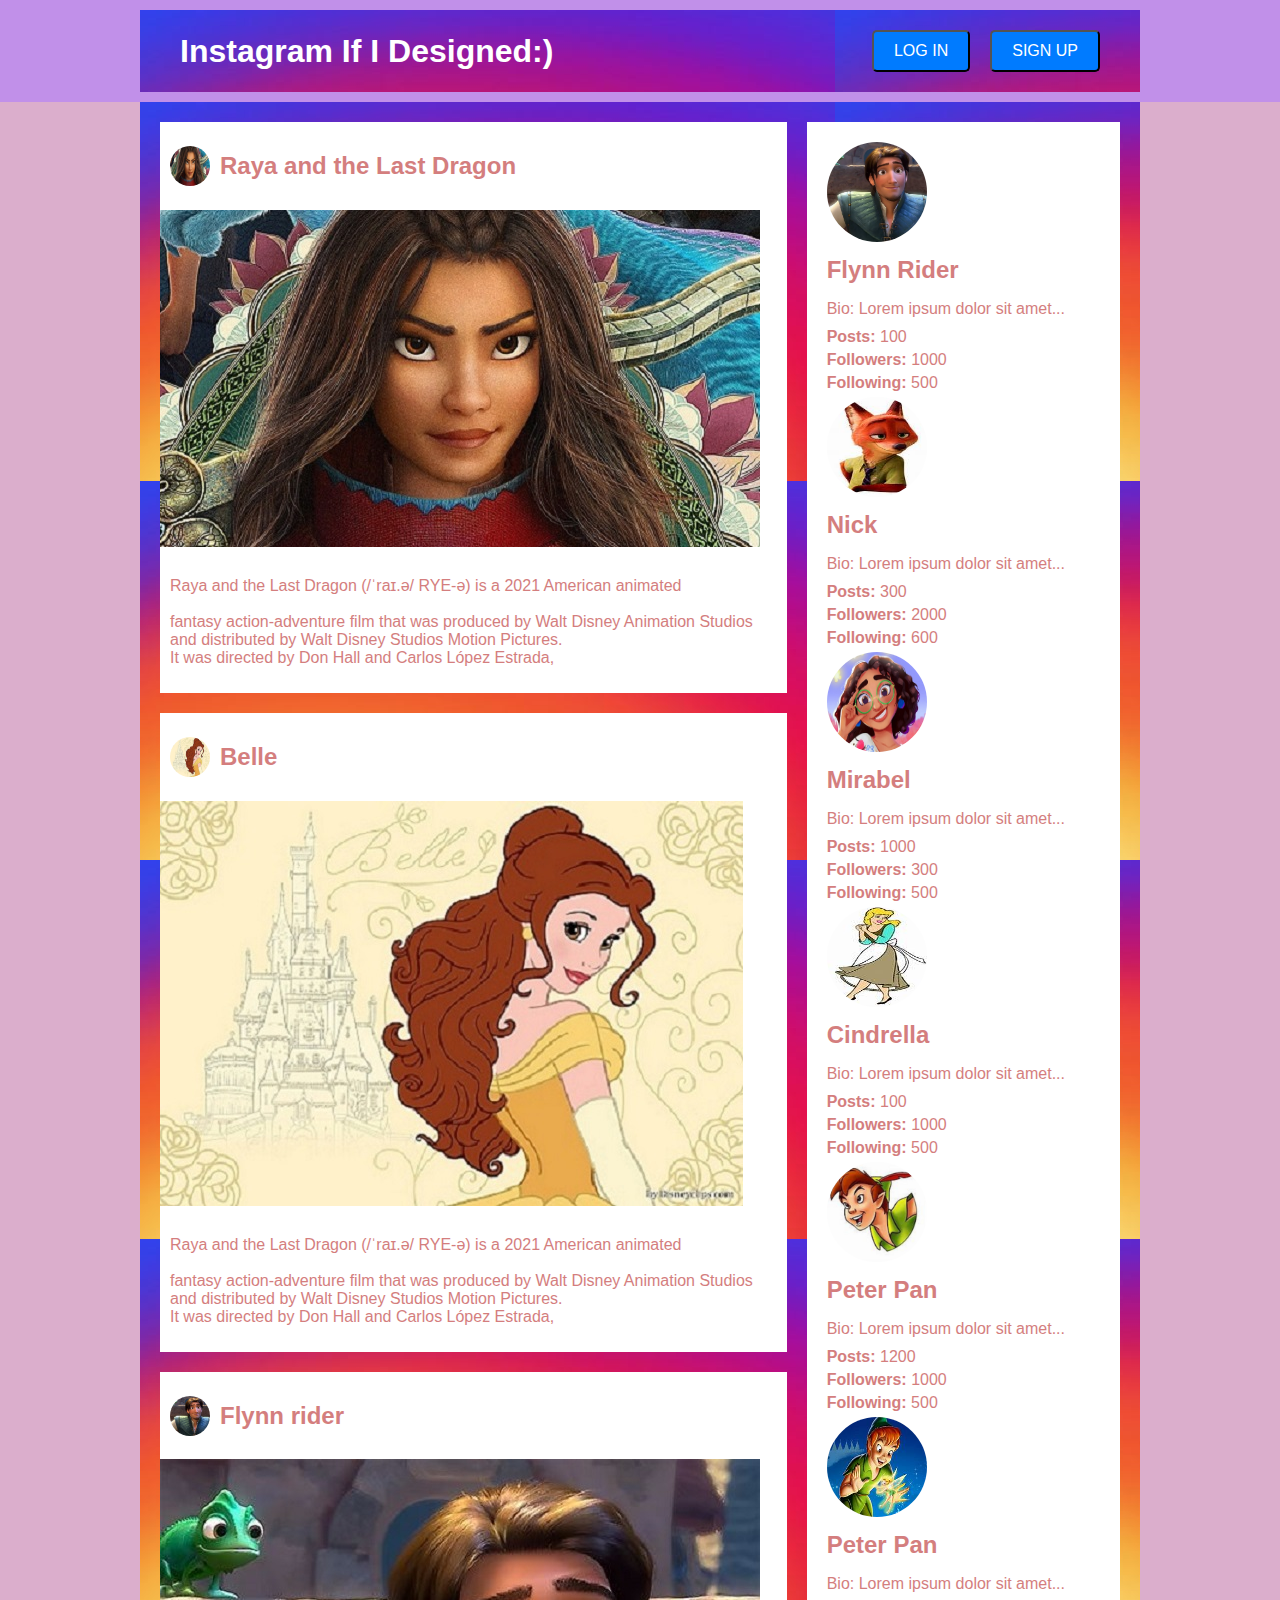
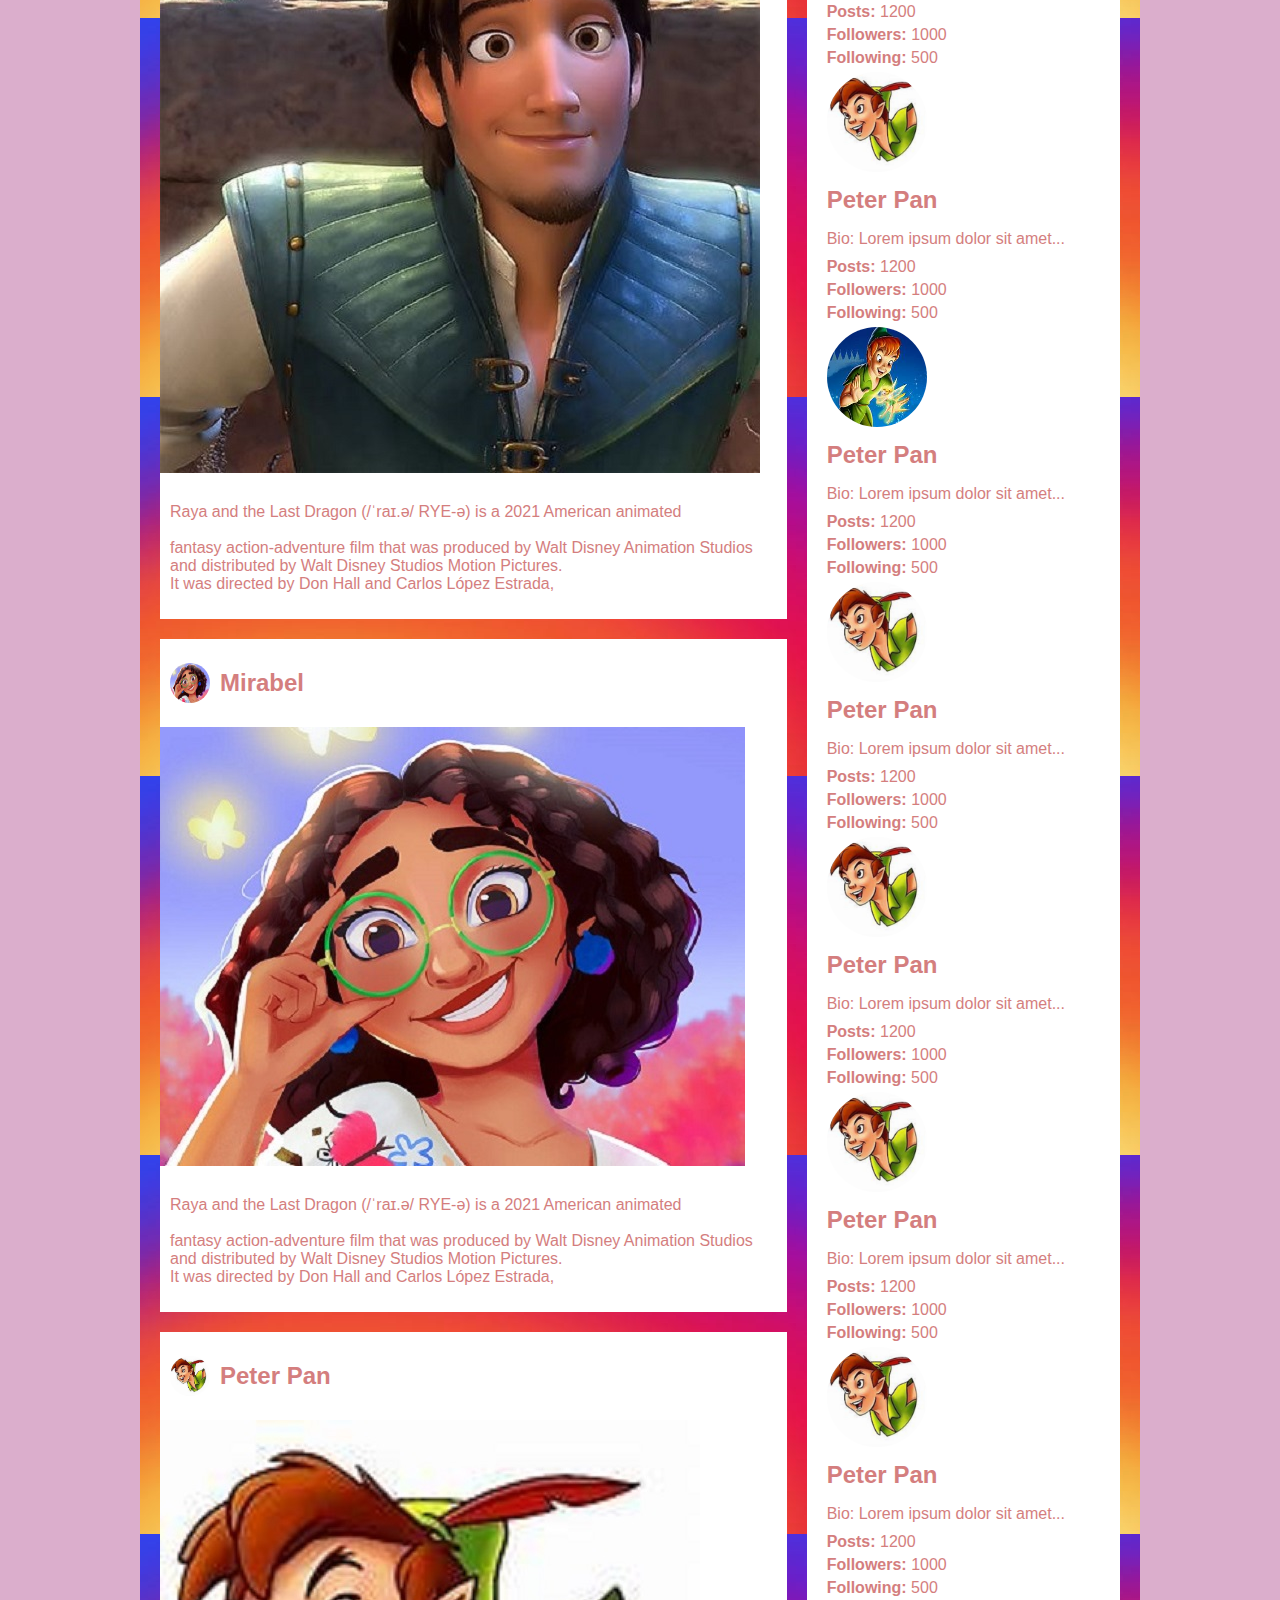
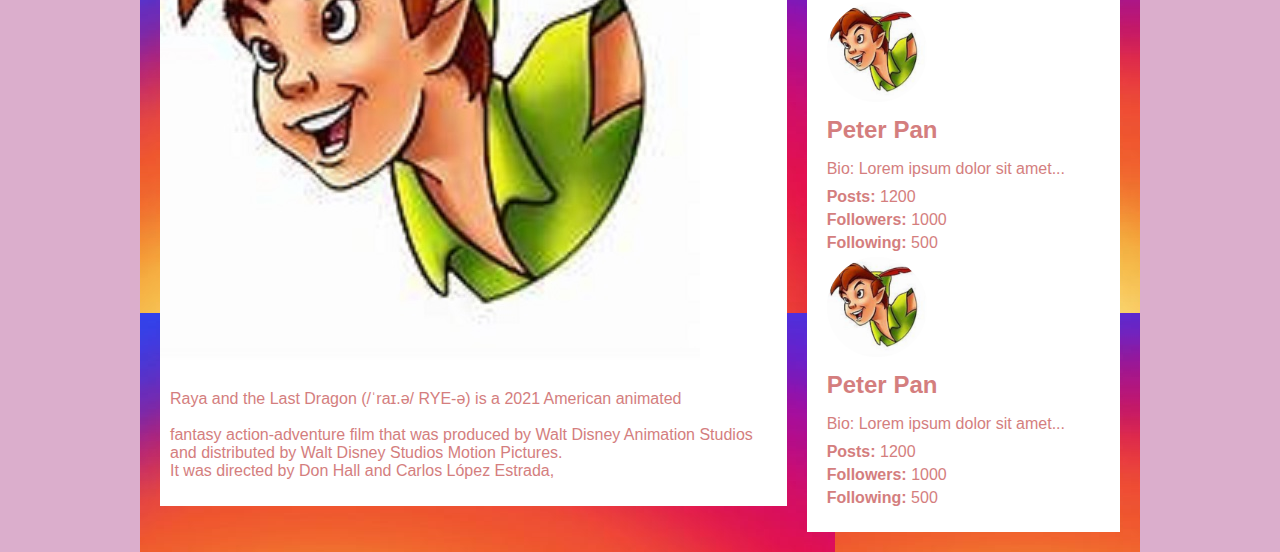
<file: instagram-clone/index.html>
<!DOCTYPE html>
<html lang="en">
<head>
  <meta charset="UTF-8">
  <meta name="viewport" content="width=device-width, initial-scale=1.0">
  <title>Instagram If I Designed</title>
  <link rel="stylesheet" href="styles.css">
</head>
<body>
  <header>
    <div class="container">
      <h1>Instagram If I Designed:)</h1>
      <nav>
        <ul>
          <li><button>LOG IN</button></li>
          <li><button>SIGN UP</button></li>
        </ul>
      </nav>
    </div>
  </header>

  <div class="container">
    <main>
      <section class="posts">
        <article>
          <div class="post-header">
            <img src="images/Raya.jpg" alt="Profile Pic">
            <h2>Raya and the Last Dragon</h2>
          </div>
          <img src="images/Raya.jpg" alt="Post Image">
          <div class="post-footer">
            <p>Raya and the Last Dragon (/ˈraɪ.ə/ RYE-ə) is a 2021 American animated <br>
            </br> fantasy action-adventure film that was produced by Walt Disney Animation Studios and distributed by Walt Disney Studios Motion Pictures.<br>
            It was directed by Don Hall and Carlos López Estrada,</br></p>
          </div>
        </article>
        <article>
            <div class="post-header">
              <img src="images/belle.jpg" alt="Profile Pic">
              <h2>Belle</h2>
            </div>
            <img src="images/belle.jpg" alt="Post Image">
            <div class="post-footer">
                <p>Raya and the Last Dragon (/ˈraɪ.ə/ RYE-ə) is a 2021 American animated <br>
                </br> fantasy action-adventure film that was produced by Walt Disney Animation Studios and distributed by Walt Disney Studios Motion Pictures.<br>
                It was directed by Don Hall and Carlos López Estrada,</br></p>
            </div>
          </article>
          <article>
            <div class="post-header">
              <img src="images/flynn rider.jpeg" alt="Profile Pic">
              <h2>Flynn rider</h2>
            </div>
            <img src="images/flynn rider.jpeg" alt="Post Image">
            <div class="post-footer">
              <p><p>Raya and the Last Dragon (/ˈraɪ.ə/ RYE-ə) is a 2021 American animated <br>
              </br> fantasy action-adventure film that was produced by Walt Disney Animation Studios and distributed by Walt Disney Studios Motion Pictures.<br>
              It was directed by Don Hall and Carlos López Estrada,</br></p></p>
            </div>
          </article>
          <article>
            <div class="post-header">
              <img src="images/mirabel img.jpg" alt="Profile Pic">
              <h2>Mirabel</h2>
            </div>
            <img src="images/mirabel img.jpg" alt="Post Image">
            <div class="post-footer">
              <p><p>Raya and the Last Dragon (/ˈraɪ.ə/ RYE-ə) is a 2021 American animated <br>
              </br> fantasy action-adventure film that was produced by Walt Disney Animation Studios and distributed by Walt Disney Studios Motion Pictures.<br>
              It was directed by Don Hall and Carlos López Estrada,</br></p></p>
            </div>
          </article>
          <article>
            <div class="post-header">
              <img src="images/peter pan.jpg" alt="Profile Pic">
              <h2>Peter Pan</h2>
            </div>
            <img src="images/peter pan.jpg" alt="Post Image">
            <div class="post-footer">
              <p><p>Raya and the Last Dragon (/ˈraɪ.ə/ RYE-ə) is a 2021 American animated <br>
              </br> fantasy action-adventure film that was produced by Walt Disney Animation Studios and distributed by Walt Disney Studios Motion Pictures.<br>
              It was directed by Don Hall and Carlos López Estrada,</br></p></p>
            </div>
          </article>
    
      </section>
      
      

      <aside class="sidebar">
        <div class="profile-info">
          <img src="images/flynn rider.jpeg" alt="Profile Pic">
          <h2>Flynn Rider</h2>
          <p>Bio: Lorem ipsum dolor sit amet...</p>
          <ul>
            <li><strong>Posts:</strong> 100</li>
            <li><strong>Followers:</strong> 1000</li>
            <li><strong>Following:</strong> 500</li>
          </ul>
          <img src="images/nick zoo.jpg" alt="Profile Pic">
          <h2>Nick</h2>
          <p>Bio: Lorem ipsum dolor sit amet...</p>
          <ul>
            <li><strong>Posts:</strong> 300</li>
            <li><strong>Followers:</strong> 2000</li>
            <li><strong>Following:</strong> 600</li>
          </ul>
          <img src="images/mirabel img.jpg" alt="Profile Pic">
          <h2>Mirabel</h2>
          <p>Bio: Lorem ipsum dolor sit amet...</p>
          <ul>
            <li><strong>Posts:</strong> 1000</li>
            <li><strong>Followers:</strong> 300</li>
            <li><strong>Following:</strong> 500</li>
          </ul>
          <img src="images/cindrellaa.jpg" alt="Profile Pic">
          <h2>Cindrella</h2>
          <p>Bio: Lorem ipsum dolor sit amet...</p>
          <ul>
            <li><strong>Posts:</strong> 100</li>
            <li><strong>Followers:</strong> 1000</li>
            <li><strong>Following:</strong> 500</li>
          </ul>
          <img src="images/peter pan.jpg" alt="Profile Pic">
          <h2>Peter Pan</h2>
          <p>Bio: Lorem ipsum dolor sit amet...</p>
          <ul>
            <li><strong>Posts:</strong> 1200</li>
            <li><strong>Followers:</strong> 1000</li>
            <li><strong>Following:</strong> 500</li>
          </ul>
          <img src="images/Edward.jfif" alt="Profile Pic">
          <h2>Peter Pan</h2>
          <p>Bio: Lorem ipsum dolor sit amet...</p>
          <ul>
            <li><strong>Posts:</strong> 1200</li>
            <li><strong>Followers:</strong> 1000</li>
            <li><strong>Following:</strong> 500</li>
          </ul>
          <img src="images/peter pan.jpg" alt="Profile Pic">
          <h2>Peter Pan</h2>
          <p>Bio: Lorem ipsum dolor sit amet...</p>
          <ul>
            <li><strong>Posts:</strong> 1200</li>
            <li><strong>Followers:</strong> 1000</li>
            <li><strong>Following:</strong> 500</li>
          </ul>
          <img src="images/Edward.jfif" alt="Profile Pic">
          <h2>Peter Pan</h2>
          <p>Bio: Lorem ipsum dolor sit amet...</p>
          <ul>
            <li><strong>Posts:</strong> 1200</li>
            <li><strong>Followers:</strong> 1000</li>
            <li><strong>Following:</strong> 500</li>
          </ul>
          <img src="images/peter pan.jpg" alt="Profile Pic">
          <h2>Peter Pan</h2>
          <p>Bio: Lorem ipsum dolor sit amet...</p>
          <ul>
            <li><strong>Posts:</strong> 1200</li>
            <li><strong>Followers:</strong> 1000</li>
            <li><strong>Following:</strong> 500</li>
          </ul>
          <img src="images/peter pan.jpg" alt="Profile Pic">
          <h2>Peter Pan</h2>
          <p>Bio: Lorem ipsum dolor sit amet...</p>
          <ul>
            <li><strong>Posts:</strong> 1200</li>
            <li><strong>Followers:</strong> 1000</li>
            <li><strong>Following:</strong> 500</li>
          </ul>
          <img src="images/peter pan.jpg" alt="Profile Pic">
          <h2>Peter Pan</h2>
          <p>Bio: Lorem ipsum dolor sit amet...</p>
          <ul>
            <li><strong>Posts:</strong> 1200</li>
            <li><strong>Followers:</strong> 1000</li>
            <li><strong>Following:</strong> 500</li>
          </ul>
          <img src="images/peter pan.jpg" alt="Profile Pic">
          <h2>Peter Pan</h2>
          <p>Bio: Lorem ipsum dolor sit amet...</p>
          <ul>
            <li><strong>Posts:</strong> 1200</li>
            <li><strong>Followers:</strong> 1000</li>
            <li><strong>Following:</strong> 500</li>
          </ul>

          <img src="images/peter pan.jpg" alt="Profile Pic">
          <h2>Peter Pan</h2>
          <p>Bio: Lorem ipsum dolor sit amet...</p>
          <ul>
            <li><strong>Posts:</strong> 1200</li>
            <li><strong>Followers:</strong> 1000</li>
            <li><strong>Following:</strong> 500</li>
          </ul>
          <img src="images/peter pan.jpg" alt="Profile Pic">
          <h2>Peter Pan</h2>
          <p>Bio: Lorem ipsum dolor sit amet...</p>
          <ul>
            <li><strong>Posts:</strong> 1200</li>
            <li><strong>Followers:</strong> 1000</li>
            <li><strong>Following:</strong> 500</li>
          </ul>
          
        
        </div>
        
      </aside>
     
    </main>
  </div>
</body>
</html>
</file>
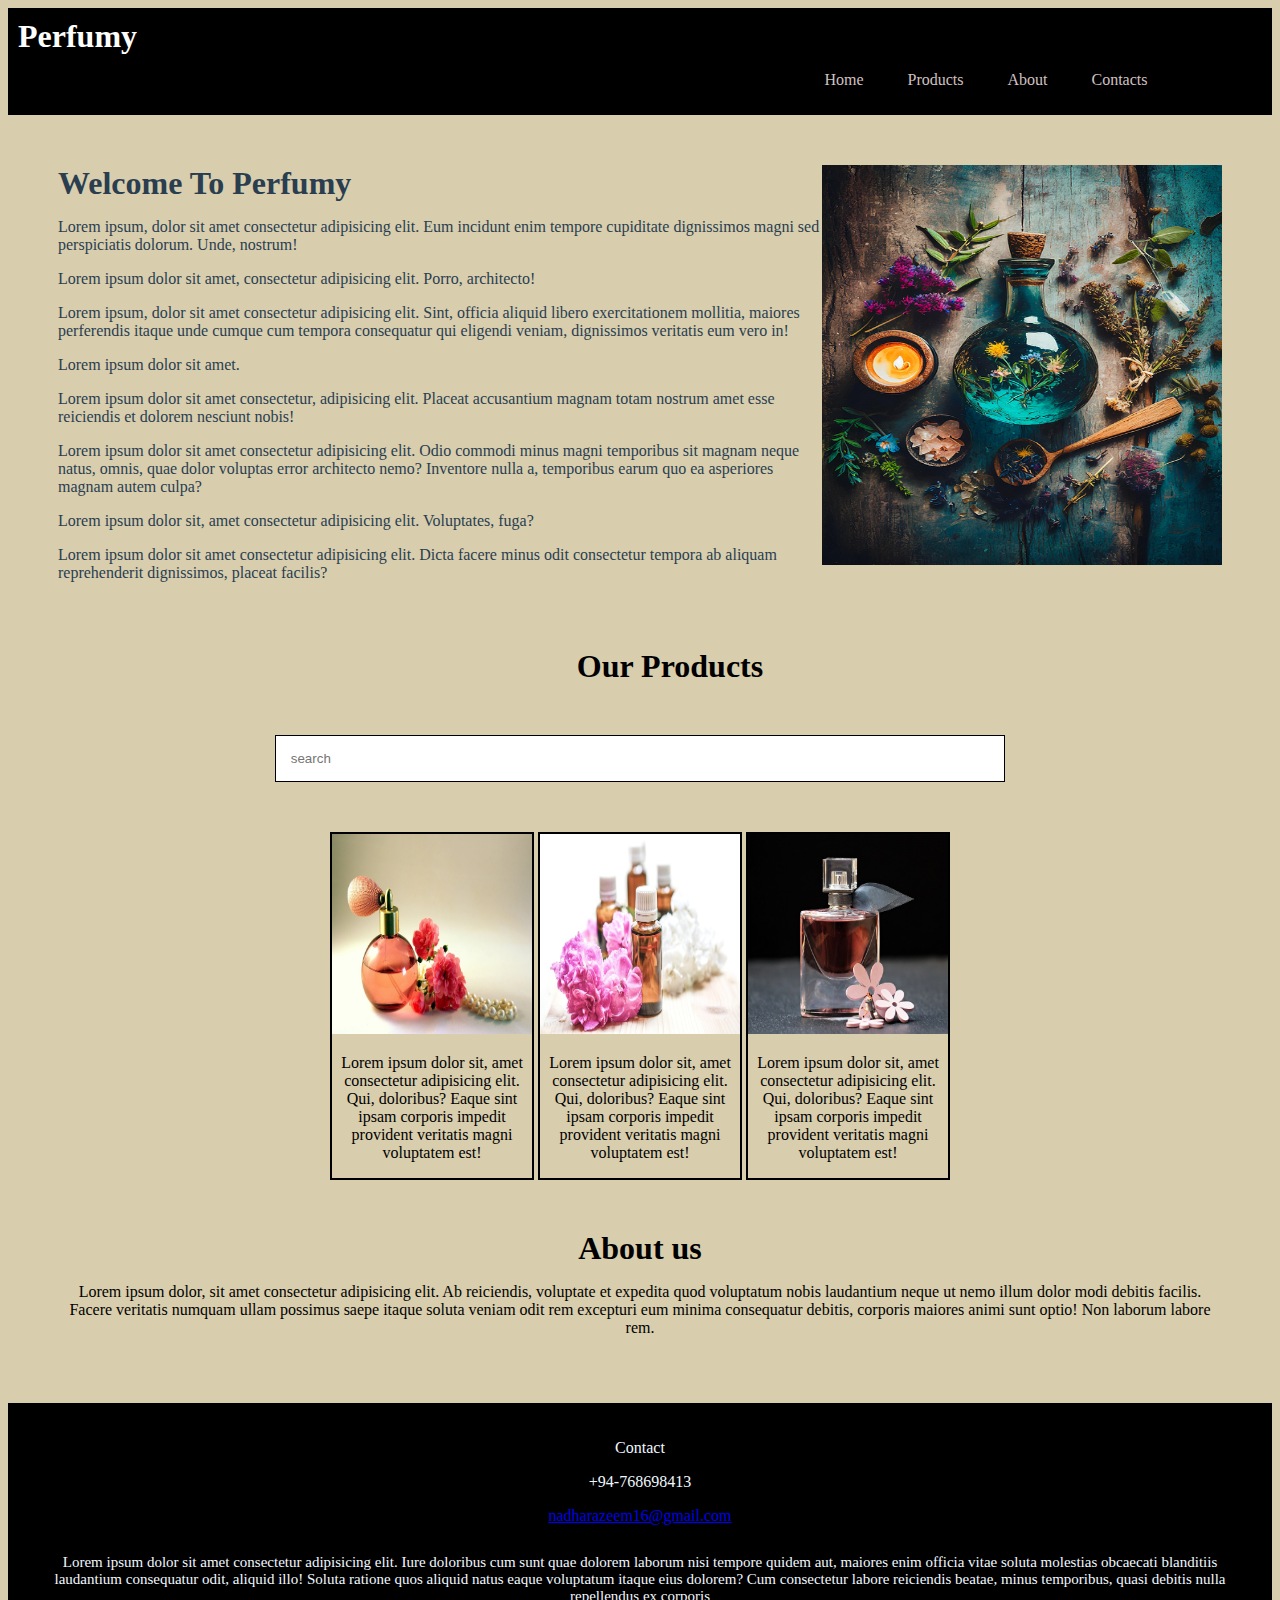
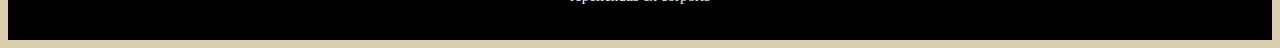
<file: Perfumy/index.html>
<!DOCTYPE html>
<html lang="en">
<head>
    <meta charset="UTF-8">
    <meta name="viewport" content="width=device-width, initial-scale=1.0">
    <title>Document</title>
    <link rel="stylesheet" href="style.css">
</head>
<body>
    <div class="header">
        <nav>
            <h1>Perfumy</h1>
            <ul>
                <a href=""><li>Home</li></a>
                <a href=""><li>Products</li></a>
                <a href=""><li>About</li></a>
                <a href=""><li>Contacts</li></a>
            </ul>
        </nav>
    </div>
    <div class="home-container">
    <div class="home">
        <h1>Welcome To Perfumy</h1>
        <p>Lorem ipsum, dolor sit amet consectetur adipisicing elit. Eum incidunt enim tempore cupiditate dignissimos magni sed perspiciatis dolorum. Unde, nostrum!</p>
        <p>Lorem ipsum dolor sit amet, consectetur adipisicing elit. Porro, architecto!</p>
        <p>Lorem ipsum, dolor sit amet consectetur adipisicing elit. Sint, officia aliquid libero exercitationem mollitia, maiores perferendis itaque unde cumque cum tempora consequatur qui eligendi veniam, dignissimos veritatis eum vero in!</p>
        <p>Lorem ipsum dolor sit amet.</p>
        <p>Lorem ipsum dolor sit amet consectetur, adipisicing elit. Placeat accusantium magnam totam nostrum amet esse reiciendis et dolorem nesciunt nobis!</p>
        <p>Lorem ipsum dolor sit amet consectetur adipisicing elit. Odio commodi minus magni temporibus sit magnam neque natus, omnis, quae dolor voluptas error architecto nemo? Inventore nulla a, temporibus earum quo ea asperiores magnam autem culpa?</p>
        <p>Lorem ipsum dolor sit, amet consectetur adipisicing elit. Voluptates, fuga?</p>
        <p>Lorem ipsum dolor sit amet consectetur adipisicing elit. Dicta facere minus odit consectetur tempora ab aliquam reprehenderit dignissimos, placeat facilis?</p>

    </div>
    <div class="home-box">
        
        <img src="images/home.png" height="400px" width="400px">
    </div>
</div>
<h1 class="product-h1">Our Products</h1>
    <div class="searchbar">
        <input placeholder="search">
    </div>
    
    <div class="products">
        <div class="box">
            <img src="images/img-1.jpg" height="200px" width="200px">
            <p>Lorem ipsum dolor sit, amet consectetur adipisicing elit. Qui, doloribus? Eaque sint ipsam corporis impedit provident veritatis magni voluptatem est!</p>

        </div>
        <div class="box">
            
            <img src="images/img-2.jpg" height="200px" width="200px">
            <p>Lorem ipsum dolor sit, amet consectetur adipisicing elit. Qui, doloribus? Eaque sint ipsam corporis impedit provident veritatis magni voluptatem est!</p>

        </div>
        <div class="box">
            <img src="images/img-3.jpg" height="200px" width="200px">
            <p>Lorem ipsum dolor sit, amet consectetur adipisicing elit. Qui, doloribus? Eaque sint ipsam corporis impedit provident veritatis magni voluptatem est!</p>

        </div>
    </div>
    <div class="about">
        <h1 class="about-h1">About us</h1>
        <p>Lorem ipsum dolor, sit amet consectetur adipisicing elit. Ab reiciendis, voluptate et expedita quod voluptatum nobis laudantium neque ut nemo illum dolor modi debitis facilis. Facere veritatis numquam ullam possimus saepe itaque soluta veniam odit rem excepturi eum minima consequatur debitis, corporis maiores animi sunt optio! Non laborum labore rem.</p>
    </div>
    <div class="contact">
        <div class="footer-text">
            <p>Contact</p>
            <p>+94-768698413</p>
            <a href="mailto:nadharazeem16@gmail.com">nadharazeem16@gmail.com</a>
        
        </div>
        <p style="font-size: 15px; margin-top: 29px;">Lorem ipsum dolor sit amet consectetur adipisicing elit. Iure doloribus cum sunt quae dolorem laborum nisi tempore quidem aut, maiores enim officia vitae soluta molestias obcaecati blanditiis laudantium consequatur odit, aliquid illo! Soluta ratione quos aliquid natus eaque voluptatum itaque eius dolorem? Cum consectetur labore reiciendis beatae, minus temporibus, quasi debitis nulla repellendus ex corporis</p>

    
    </div>
</body>
</html>
</file>
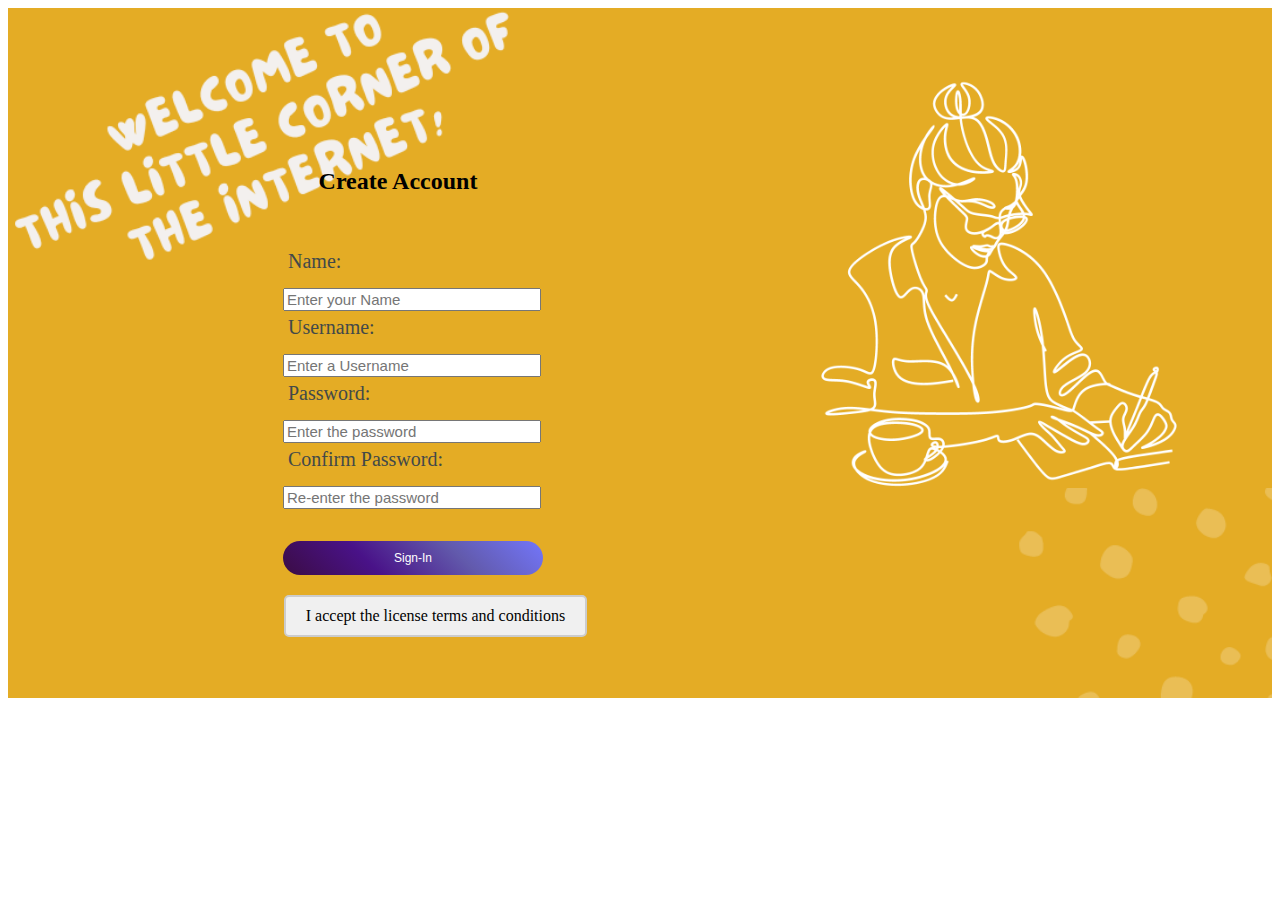
<file: Login-Page/sign-up.html>
<!DOCTYPE html>
<html lang="en">
<head>
    <meta charset="UTF-8">
    <meta name="viewport" content="width=device-width, initial-scale=1.0">
    <title>Sign_up</title>
    <link rel="stylesheet" href="style.css">
</head>
<body>
    <div class="page-2">
    <div class="container">
        <div class="login-page">
                <!----Text-->
            <div class="headings">
                <h2>Create Account</h2>
            </div>
            <!----Login-page-->
            <div class="Login">
            <label for="Name">Name: </label>
            <input type="text" placeholder="Enter your Name">
            <label for="Username">Username: </label>
            <input type="text" placeholder="Enter a Username">
            <label for="Password">Password: </label>
            <input type="password" placeholder="Enter the password">
            <label for="Password">Confirm Password: </label>
            <input type="password" placeholder="Re-enter the password">
            </div>
            <!----Footer-->
            <div class="footer">
            
            <button onclick="reg()">Sign-In</button>
            <script>function reg(){
            Swal.fire("You've Sign-up!");
            }
            </script>
             <div class="license-box">
                <input type="checkbox" id="accept" class="accept-checkbox">
                <label for="accept" class="accept-label">I accept the license terms and conditions</label>
              </div>
            
        </div>
    </div>
</div>
    <div class="image-container">
        <img src="images/sign-up page.png" alt=" Image">
      </div>
      </div>
    
</body>
</html>
</file>
<file: instagram-clone/styles.css>
body {
    margin: 0;
    padding: 0;
    font-family: Arial, sans-serif;
    background-color: #dbaecc;
    color: #d47e7e;
  }
  
  .container {
    max-width: 960px;
    margin: 0 auto;
    padding: 20px;
    background-image: url(images/background.JPG);
    background-repeat: no repeat;
  }
  
  header {
    background-color: rgb(193, 144, 233);
    color: rgb(80, 48, 224);
    padding: 10px 0;
  }
  
  header .container {
    display: flex;
    justify-content: space-between;
    align-items: center;
  }
  
  header h1 {
    color: #ffffff;
    margin: 0;
    padding-left: 20px;
  }
  
  nav ul {
    list-style-type: none;
    margin: 0;
    padding: 0;
    display: flex;
  }
  
  nav ul li {
    margin-right: 20px;
  }
  
  nav ul li a {
    color: white;
    text-decoration: none;
  }
  nav button{
    display: inline-block;
    background-color: #007bff; /* Blue color */
    color: white;
    font-family: Arial, sans-serif;
    font-size: 16px;
    padding: 10px 20px;
    text-decoration: none;
    border-radius: 5px;
    transition: background-color 0.3s ease;
  }
  nav button:hover{
    background-color: aliceblue;
    color: blue;
  }
  
  nav ul li a:hover {
    text-decoration: underline;
  }
  
  main {
    display: flex;
  }
  
  .posts {
    flex: 2;
  }
  
  .posts article {
    background-color: white;
    margin-bottom: 20px;
  }
  
  .post-header {
    display: flex;
    align-items: center;
    padding: 10px;
  }
  
  .post-header img {
    width: 40px;
    height: 40px;
    border-radius: 50%;
    margin-right: 10px;
  }
  
  .post-footer {
    padding: 10px;
  }
  
  .sidebar {
    flex: 1;
    margin-left: 20px;
  }
  
  .profile-info {
    background-color: white;
    padding: 20px;
  }
  
  .profile-info img {
    width: 100px;
    height: 100px;
    border-radius: 50%;
    margin-bottom: 10px;
  }
  
  .profile-info h2 {
    margin: 0;
  }
  
  .profile-info p {
    margin-bottom: 10px;
  }
  
  .profile-info ul {
    list-style: none;
    padding: 0;
    margin: 0;
  }
  
  .profile-info ul li {
    margin-bottom: 5px;
  }
</file>
<file: Perfumy/style.css>
body{
    background-color: rgb(216, 205, 173);
}

nav{
    background-color: black;
    color: white;
    padding: 10px;
}
li{
    display: inline;
    padding: 20px;
    color: rgb(209, 193, 193);
}
ul a{
    text-decoration: none;
}
li:hover{
    color: aliceblue;
    cursor: pointer;
}
h1{
    display: inline;
    
}
ul{
    display: inline-block;
    margin-left: 60%;
}
input{
    width: 60%;
    padding: 15px;
    border-color: black;
    border-width: 1px;
    border-style:solid;
    
}
.searchbar{
    padding: 50px;
    text-align: center;
}
.box{
    border-color: rgb(0, 0, 0);
    border-style: solid;
    border-width: 2px;
    display: inline-block;
    width: 200px;
}
.products{
    text-align: center;
}
.box:hover{
    background-color: black;
    color: aliceblue;
}
.about{
    text-align: center;
    padding: 50px;
    
    
}
.about.h1{
    margin: 20%;
    
}
.contact{
    background-color: black;
    color: aliceblue;
    text-align: center;
    padding: 20px;
}
.home-container{
    display: flex;
    justify-content: space-around;
    margin:50px;
    color: rgb(42, 62, 80);
}
.product-h1{
    padding-left: 45%;
}
</file>
<file: Login-Page/style.css>
.page-1{
    background-image: url(images/welcome.png);
    background-repeat: no repeat;
    background-size: cover;
}
.page-2{
    background-image: url(images/sign-up.png);
    background-repeat: no repeat;
    background-size: cover;
    display: flex;
}
.container{
    display: flex;
    padding: 100px;
    margin: 20px;
}
.login-page{
    
    display: inline-block;
    height: 410px;
    width: 500px;
    padding: 20px;
}
.headings{
    margin: 20px;
    text-align: center;
    
}
.Login{
    
    margin: 10px;
    display: block;
    padding-left: 125px;
    padding-bottom: 12px;
    margin-top: 50px;
}
.Login label {
    display: block;
    margin-bottom: 10px;
    padding: 5px;
    color:rgb(66, 73, 73) ;
    font-size: 20px;
}
h4{
    color: rgb(55, 67, 99);
}
input{
    width: 250px;
    font-size: 15px;
}
.footer{
    
    display: block;
    padding-left: 135px;
    padding-bottom: 12px;
}
.footer button{
    display: block;
    padding: 10px 10px;
    background: linear-gradient(45deg, #3b0c44, #491288, #625aac, #7376fa);
    color: white;
    width: 260px;
    border: none;
    border-radius: 20px;
    cursor: pointer;
    font-size: 12px;
    text-align: center;
    margin-top: 20px;
    margin-bottom: 10px;   
}
.footer a{
    padding-left: 50px;
    
}
.license-box {
    display: flex;
    align-items: center;
    justify-content: center;
    margin-top: 20px;
    padding-right: 60px
  }
  
  .accept-checkbox {
    display: none; 
  }
  
  .accept-label {
    display: inline-block;
    padding: 10px 20px;
    background-color: #f0f0f0;
    border: 2px solid #ccc;
    border-radius: 5px;
    cursor: pointer;
    transition: background-color 0.3s, border-color 0.3s;
  }
  
  .accept-label:hover {
    background-color: #e0e0e0;
  }
  
  .accept-checkbox:checked + .accept-label {
    background-color: #094e63;
    color: white;
    border-color: #100e75;
  }
.image-container {
    padding-top: 30px;
    width: 500px; 
    height: 450px;
    overflow: hidden; 
  }
  
  .image-container img {
    width: 100%; 
    height: 100%;
    object-fit: cover;
  }
</file>
